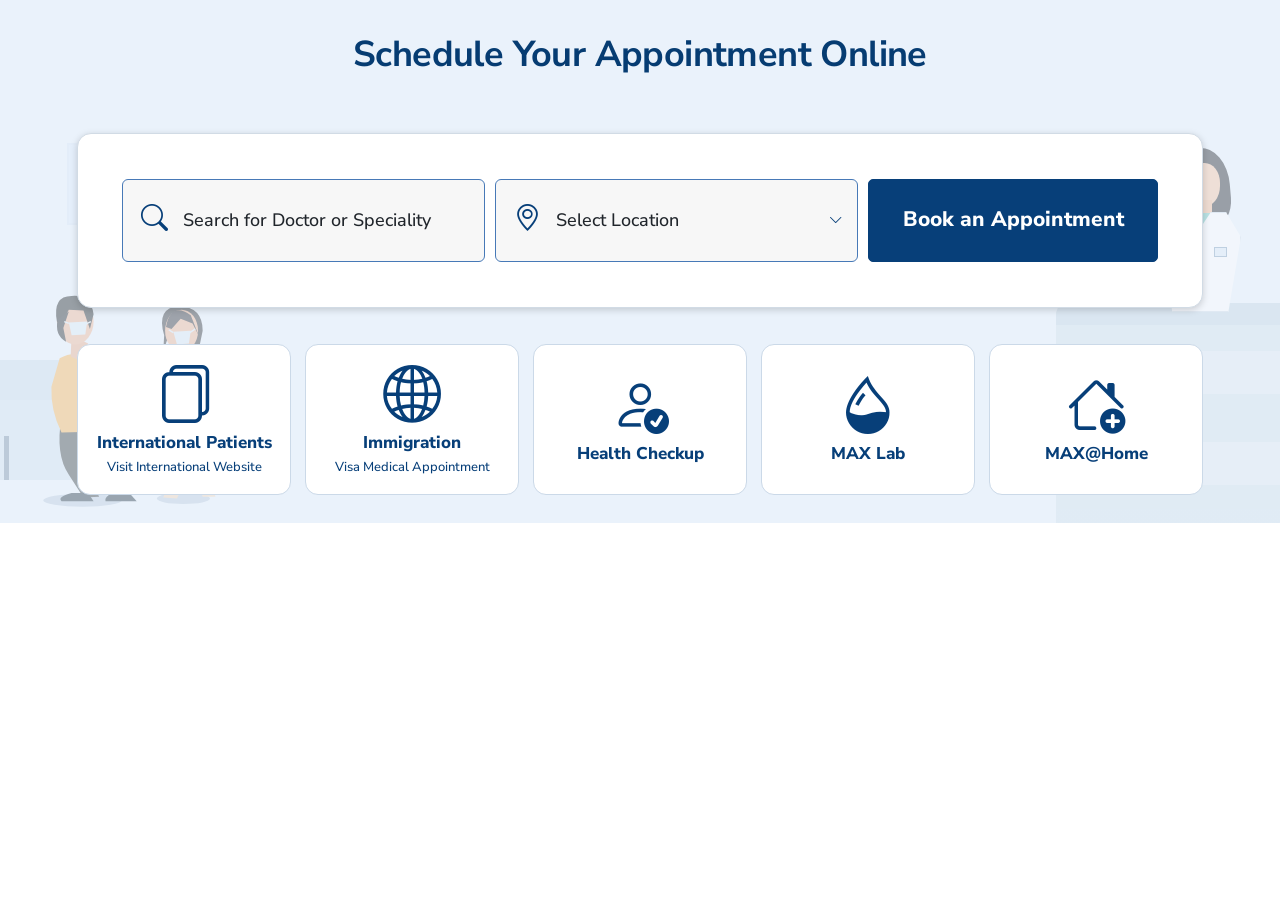
<file: practice.html>
<!DOCTYPE html>
<html lang="en">
<head>
    <meta charset="UTF-8">
    <meta name="viewport" content="width=device-width, initial-scale=1.0">
    <title>Schedule Your Appointment Online</title>

    <!-- Bootstrap 5 -->
    <link href="https://cdn.jsdelivr.net/npm/bootstrap@5.3.3/dist/css/bootstrap.min.css" rel="stylesheet">

    <!-- Bootstrap Icons -->
    <link href="https://cdn.jsdelivr.net/npm/bootstrap-icons@1.11.3/font/bootstrap-icons.min.css" rel="stylesheet">

    <!-- Google Font -->
    <link href="https://fonts.googleapis.com/css2?family=Nunito+Sans:wght@400;500;600;700;800&display=swap" rel="stylesheet">

    <style>
        :root {
            --primary: #073f79;
            --primary-dark: #063c72;
            --background: #eaf2fb;
            --border: #cbd9e8;
            --text: #10263d;
        }

        * {
            box-sizing: border-box;
        }

        body {
            margin: 0;
            font-family: 'Nunito Sans', sans-serif;
            color: var(--text);
            background: #ffffff;
        }

        .appointment-section {
            position: relative;
            width: 100%;
            min-height: 523px;
            overflow: hidden;
            background: var(--background);
            padding: 31px 0 24px;
        }

        .appointment-container {
            position: relative;
            z-index: 2;
            width: 100%;
            max-width: 1260px;
            margin: 0 auto;
            padding: 0 12px;
        }

        /* Heading */
        .appointment-heading {
            margin: 0 0 53px;
            color: var(--primary-dark);
            font-size: 36px;
            line-height: 1.35;
            font-weight: 700;
            text-align: center;
            letter-spacing: -0.6px;
        }

        /* Main Search Panel */
        .appointment-search {
            width: 100%;
            min-height: 175px;
            padding: 35px 44px;
            display: flex;
            align-items: center;
            gap: 10px;
            background: #ffffff;
            border: 1px solid #d1dbe5;
            border-radius: 14px;
            box-shadow: 0 2px 7px rgba(0, 0, 0, 0.17);
        }

        .search-field {
            position: relative;
            display: flex;
            flex: 1 1 0;
            align-items: center;
            height: 83px;
            min-width: 0;
            background: #f7f7f7;
            border: 1px solid #4779b7;
            border-radius: 6px;
            transition: border-color .2s, box-shadow .2s;
        }

        .search-field:focus-within {
            border-color: var(--primary);
            box-shadow: 0 0 0 3px rgba(7, 63, 121, .1);
        }

        .search-field > i {
            flex-shrink: 0;
            padding-left: 18px;
            color: var(--primary);
            font-size: 27px;
        }

        .search-field input,
        .search-field select {
            width: 100%;
            height: 100%;
            min-width: 0;
            padding: 0 15px;
            border: 0;
            outline: 0;
            color: #20252b;
            background: transparent;
            font-family: inherit;
            font-size: 21px;
            font-weight: 500;
        }

        .search-field input::placeholder {
            color: #20252b;
            opacity: 1;
        }

        .search-field select {
            cursor: pointer;
            appearance: none;
            padding-right: 35px;
        }

        .location-field::after {
            content: "\F282";
            position: absolute;
            right: 14px;
            top: 50%;
            transform: translateY(-50%);
            font-family: "bootstrap-icons";
            font-size: 14px;
            color: var(--primary);
            pointer-events: none;
        }

        /* Appointment Button */
        .appointment-btn {
            flex: 0 0 344px;
            height: 83px;
            display: inline-flex;
            align-items: center;
            justify-content: center;
            gap: 10px;
            padding: 12px 18px;
            border: 1px solid var(--primary);
            border-radius: 5px;
            color: #ffffff;
            background: var(--primary);
            font-family: inherit;
            font-size: 24px;
            font-weight: 800;
            text-decoration: none;
            transition: background .25s, transform .25s;
        }

        .appointment-btn:hover {
            color: #ffffff;
            background: #052e59;
            border-color: #052e59;
        }

        /* Service Cards */
        .services-grid {
            display: grid;
            grid-template-columns: repeat(5, minmax(0, 1fr));
            gap: 20px;
            margin-top: 36px;
        }

        .service-card {
            min-height: 151px;
            display: flex;
            flex-direction: column;
            align-items: center;
            justify-content: center;
            padding: 12px 7px 13px;
            background: #ffffff;
            border: 1px solid var(--border);
            border-radius: 13px;
            color: var(--primary);
            text-align: center;
            text-decoration: none;
            transition: transform .25s, box-shadow .25s, border-color .25s;
        }

        .service-card:hover {
            transform: translateY(-4px);
            border-color: #7299c4;
            box-shadow: 0 7px 20px rgba(7, 63, 121, .10);
            color: var(--primary);
        }

        .service-icon {
            display: flex;
            align-items: center;
            justify-content: center;
            height: 68px;
            margin-bottom: 3px;
        }

        .service-icon i {
            font-size: 58px;
            line-height: 1;
            font-weight: 400;
            color: var(--primary);
        }

        .service-title {
            margin: 0;
            font-size: 20px;
            line-height: 1.3;
            font-weight: 800;
            white-space: nowrap;
        }

        .service-subtitle {
            margin: 3px 0 0;
            font-size: 13px;
            line-height: 1.4;
            font-weight: 500;
            color: var(--primary);
        }

        /* Decorative Medical Artwork */
        .side-art {
            position: absolute;
            z-index: 1;
            bottom: 0;
            width: 305px;
            height: 390px;
            pointer-events: none;
            opacity: .96;
        }

        .side-art-left {
            left: 0;
        }

        .side-art-right {
            right: 0;
        }

        .art-paper {
            position: absolute;
            top: 10px;
            left: 22%;
            width: 114px;
            height: 82px;
            padding: 8px;
            background: #dbeafb;
            border: 2px solid #d2e2f5;
            opacity: .75;
        }

        .art-paper::before {
            content: "";
            display: block;
            width: 32px;
            height: 28px;
            float: left;
            margin-right: 6px;
            background: #c8ddf6;
        }

        .art-paper::after {
            content: "";
            display: block;
            height: 40px;
            background: repeating-linear-gradient(
                to bottom,
                #c8ddf6 0 2px,
                transparent 2px 6px
            );
        }

        .waiting-area {
            position: absolute;
            bottom: 43px;
            left: -18px;
            width: 300px;
            height: 120px;
            background: #d1e1ef;
            border-radius: 12px 30px 0 0;
        }

        .waiting-area::before {
            content: "";
            position: absolute;
            left: 0;
            top: 0;
            width: 100%;
            height: 40px;
            background: #c9dceb;
            border-radius: 12px 30px 0 0;
        }

        .waiting-area::after {
            content: "";
            position: absolute;
            bottom: 0;
            left: 22px;
            width: 5px;
            height: 44px;
            background: #748ba3;
            box-shadow: 245px 0 #748ba3;
        }

        .doctor-desk {
            position: absolute;
            right: -38px;
            bottom: 0;
            width: 262px;
            height: 220px;
            border-radius: 12px 0 0 0;
            background: repeating-linear-gradient(
                to bottom,
                #d0e0eb 0 48px,
                #e0eaf2 48px 91px
            );
        }

        .doctor-desk::before {
            content: "";
            position: absolute;
            top: 0;
            left: 0;
            right: 0;
            height: 22px;
            border-radius: 12px 0 0 0;
            background: #c2d5e1;
        }

        .desk-cross {
            position: absolute;
            right: 74px;
            bottom: 57px;
            font-size: 62px;
            font-weight: 400;
            color: #edf5fa;
        }

        .doctor-figure {
            position: absolute;
            right: 30px;
            bottom: 207px;
            width: 94px;
            height: 168px;
        }

        .doctor-hair {
            position: absolute;
            left: 17px;
            top: 0;
            width: 57px;
            height: 80px;
            border-radius: 48% 48% 35% 35%;
            background: #171b21;
            transform: rotate(-5deg);
        }

        .doctor-face {
            position: absolute;
            left: 30px;
            top: 15px;
            width: 34px;
            height: 44px;
            border-radius: 45% 45% 48% 48%;
            background: #f6c29d;
        }

        .doctor-neck {
            position: absolute;
            left: 40px;
            top: 52px;
            width: 16px;
            height: 20px;
            background: #f2b58d;
        }

        .doctor-coat {
            position: absolute;
            left: 6px;
            top: 64px;
            width: 79px;
            height: 100px;
            clip-path: polygon(22% 0, 42% 0, 51% 13%, 62% 0, 81% 0, 100% 25%, 84% 100%, 13% 100%, 0 24%);
            background: #ffffff;
            border: 1px solid #d1dce8;
        }

        .doctor-shirt {
            position: absolute;
            left: 35px;
            top: 65px;
            width: 29px;
            height: 83px;
            background: #6bc7bd;
            clip-path: polygon(0 0, 100% 0, 82% 100%, 16% 100%);
        }

        .doctor-badge {
            position: absolute;
            top: 99px;
            left: 58px;
            width: 13px;
            height: 10px;
            border: 1px solid #7c9bb9;
            background: #dce9f6;
        }

        /* Responsive */
        @media (min-width: 1600px) {
            .appointment-container {
                max-width: 1260px;
            }
        }

        @media (max-width: 1450px) {
            .side-art {
                opacity: .38;
            }

            .appointment-container {
                max-width: 1150px;
            }

            .appointment-btn {
                flex-basis: 290px;
                font-size: 21px;
            }

            .search-field input,
            .search-field select {
                font-size: 18px;
            }

            .services-grid {
                gap: 14px;
            }

            .service-title {
                font-size: 17px;
            }
        }

        @media (max-width: 991.98px) {
            .appointment-section {
                padding: 30px 0;
                min-height: auto;
            }

            .appointment-heading {
                margin-bottom: 30px;
                font-size: 30px;
            }

            .side-art {
                display: none;
            }

            .appointment-search {
                min-height: auto;
                padding: 24px;
                flex-wrap: wrap;
            }

            .search-field {
                flex: 1 1 calc(50% - 8px);
                height: 66px;
            }

            .search-field input,
            .search-field select {
                font-size: 17px;
            }

            .search-field > i {
                padding-left: 13px;
                font-size: 23px;
            }

            .appointment-btn {
                flex: 1 1 100%;
                height: 62px;
                font-size: 20px;
            }

            .services-grid {
                grid-template-columns: repeat(3, minmax(0, 1fr));
                gap: 14px;
                margin-top: 24px;
            }

            .service-card {
                min-height: 145px;
            }
        }

        @media (max-width: 575.98px) {
            .appointment-section {
                padding: 25px 0;
            }

            .appointment-container {
                padding: 0 15px;
            }

            .appointment-heading {
                max-width: 350px;
                margin: 0 auto 25px;
                font-size: 27px;
                line-height: 1.3;
                letter-spacing: -.4px;
            }

            .appointment-search {
                gap: 12px;
                padding: 17px;
                border-radius: 12px;
            }

            .search-field {
                flex: 1 1 100%;
                height: 58px;
            }

            .search-field input,
            .search-field select {
                font-size: 16px;
            }

            .search-field > i {
                font-size: 22px;
            }

            .appointment-btn {
                height: 57px;
                font-size: 18px;
            }

            .services-grid {
                grid-template-columns: repeat(2, minmax(0, 1fr));
                gap: 12px;
                margin-top: 20px;
            }

            .service-card {
                min-height: 135px;
                padding: 10px 4px;
                border-radius: 10px;
            }

            .service-icon {
                height: 55px;
            }

            .service-icon i {
                font-size: 45px;
            }

            .service-title {
                font-size: 15px;
                white-space: normal;
            }

            .service-subtitle {
                font-size: 11px;
            }
        }
    </style>
</head>

<body>

<section class="appointment-section">

    <!-- Left Decorative Illustration -->
    <div class="side-art side-art-left" aria-hidden="true">
        <div class="art-paper"></div>
        <div class="waiting-area"></div>

        <svg viewBox="0 0 300 280"
             style="position:absolute;bottom:0;left:12px;width:275px;height:280px"
             xmlns="http://www.w3.org/2000/svg">

            <!-- Sitting patient -->
            <ellipse cx="77" cy="268" rx="43" ry="7" fill="#b9cadc"/>

            <!-- Legs -->
            <path d="M54 177 Q47 218 62 240 L78 265 L95 264 L81 232 L94 190"
                  fill="#303638"/>
            <path d="M80 229 L97 249 L113 265 L129 264 L111 238 L101 211"
                  fill="#252d32"/>
            <path d="M65 260 L83 260 L89 269 L54 269 Q49 264 65 260"
                  fill="#182b39"/>
            <path d="M109 260 L127 259 L136 269 L102 269 Q100 265 109 260"
                  fill="#172b39"/>

            <!-- Body -->
            <path d="M52 113 Q72 102 91 117 L104 156
                     Q111 172 98 193 L54 194
                     Q42 170 43 144 Z"
                  fill="#f8b34f"/>

            <!-- Arm -->
            <path d="M83 121 Q104 128 119 143
                     L155 150 Q164 153 165 147
                     Q160 138 151 140 L118 126
                     L93 112 Z"
                  fill="#f5b18b"/>

            <!-- Neck -->
            <path d="M65 88 L64 111 L81 119 L83 97 Z"
                  fill="#e9aa87"/>

            <!-- Head -->
            <ellipse cx="69" cy="73" rx="20" ry="25" fill="#efb18e"/>
            <path d="M49 73 Q44 45 65 45
                     Q86 43 89 65 L85 81
                     L78 61 L62 60 L53 76 Z"
                  fill="#151a1c"/>
            <path d="M50 70 Q46 88 59 95
                     L56 80 L62 62 Z"
                  fill="#171c20"/>

            <!-- Face mask -->
            <path d="M62 74 L82 73 L80 87 L65 88 Z"
                  fill="#dcebf4"/>
            <path d="M62 75 L57 73 M80 76 L86 73"
                  stroke="#dcebf4" stroke-width="1.5"/>

            <!-- Female companion -->
            <ellipse cx="187" cy="266" rx="29" ry="6" fill="#b9cadc"/>

            <!-- Legs -->
            <path d="M170 188 L174 239 L165 265 L180 266
                     L193 238 L198 190"
                  fill="#f5d4b2"/>
            <path d="M190 189 L199 239 L208 264 L222 264
                     L211 232 L212 187"
                  fill="#f7d7b7"/>

            <!-- Dress -->
            <path d="M168 110 Q186 103 204 114
                     L215 165 L204 211
                     Q188 220 168 211
                     L158 163 Z"
                  fill="#f8d7b5"/>

            <!-- Arm -->
            <path d="M172 122 Q158 134 149 145
                     L136 148 Q129 151 134 157
                     Q144 162 153 153
                     L179 141"
                  fill="#efb08c"/>

            <!-- Hair -->
            <path d="M166 88 Q157 58 182 56
                     Q208 57 208 83
                     L201 117 L192 100
                     L189 74 L174 78 L165 106 Z"
                  fill="#26272c"/>

            <!-- Head -->
            <ellipse cx="185" cy="83" rx="18" ry="23" fill="#efb28f"/>

            <!-- Hair details -->
            <path d="M168 79 Q173 51 195 66
                     L204 89 L197 75 L184 70
                     L174 81 Z"
                  fill="#25262b"/>

            <!-- Mask -->
            <path d="M176 84 L195 83 L193 97 L180 98 Z"
                  fill="#dbeaf4"/>
            <path d="M176 85 L171 82 M194 85 L200 81"
                  stroke="#dbeaf4" stroke-width="1.5"/>
        </svg>
    </div>

    <!-- Right Decorative Illustration -->
    <div class="side-art side-art-right" aria-hidden="true">
        <div class="doctor-desk"></div>
        <div class="desk-cross">+</div>

        <div class="doctor-figure">
            <div class="doctor-hair"></div>
            <div class="doctor-face"></div>
            <div class="doctor-neck"></div>
            <div class="doctor-shirt"></div>
            <div class="doctor-coat"></div>
            <div class="doctor-badge"></div>
        </div>

        <svg viewBox="0 0 70 50"
             style="position:absolute;bottom:217px;left:105px;width:52px;height:40px"
             xmlns="http://www.w3.org/2000/svg">
            <path d="M8 4 H61 L56 35 H3 Z"
                  fill="#f8fbff" stroke="#7ea9df" stroke-width="1.5"/>
            <path d="M14 11 H55 M12 17 H53 M10 23 H52 M9 29 H50"
                  stroke="#a7c6ec" stroke-width="2"/>
        </svg>
    </div>

    <div class="appointment-container">

        <!-- Heading -->
        <h1 class="appointment-heading">
            Schedule Your Appointment Online
        </h1>

        <!-- Search Form -->
        <form class="appointment-search"
              id="appointmentForm"
              action="#"
              method="get">

            <div class="search-field">
                <i class="bi bi-search" aria-hidden="true"></i>
                <input
                    type="search"
                    name="speciality"
                    id="speciality"
                    placeholder="Search for Doctor or Speciality"
                    aria-label="Search for Doctor or Speciality"
                    list="specialityOptions"
                    required
                >
                <datalist id="specialityOptions">
                    <option value="Cardiology">
                    <option value="Neurology">
                    <option value="Orthopaedics">
                    <option value="Paediatrics">
                    <option value="Dermatology">
                    <option value="General Medicine">
                    <option value="Gynaecology">
                </datalist>
            </div>

            <div class="search-field location-field">
                <i class="bi bi-geo-alt" aria-hidden="true"></i>
                <select
                    name="location"
                    id="location"
                    aria-label="Select Location"
                    required
                >
                    <option value="" selected disabled>Select Location</option>
                    <option value="Delhi">Delhi</option>
                    <option value="Noida">Noida</option>
                    <option value="Gurugram">Gurugram</option>
                    <option value="Faridabad">Faridabad</option>
                </select>
            </div>

            <button type="submit" class="appointment-btn">
                Book an Appointment
            </button>

        </form>

        <!-- Service Cards -->
        <div class="services-grid">

            <a href="#international-patients" class="service-card">
                <div class="service-icon">
                    <i class="bi bi-files" aria-hidden="true"></i>
                </div>
                <h2 class="service-title">International Patients</h2>
                <p class="service-subtitle">Visit International Website</p>
            </a>

            <a href="#immigration" class="service-card">
                <div class="service-icon">
                    <i class="bi bi-globe2" aria-hidden="true"></i>
                </div>
                <h2 class="service-title">Immigration</h2>
                <p class="service-subtitle">Visa Medical Appointment</p>
            </a>

            <a href="#health-checkup" class="service-card">
                <div class="service-icon">
                    <i class="bi bi-person-check" aria-hidden="true"></i>
                </div>
                <h2 class="service-title">Health Checkup</h2>
            </a>

            <a href="#max-lab" class="service-card">
                <div class="service-icon">
                    <i class="bi bi-droplet-half" aria-hidden="true"></i>
                </div>
                <h2 class="service-title">MAX Lab</h2>
            </a>

            <a href="#max-at-home" class="service-card">
                <div class="service-icon">
                    <i class="bi bi-house-add" aria-hidden="true"></i>
                </div>
                <h2 class="service-title">MAX@Home</h2>
            </a>

        </div>

    </div>
</section>

<script src="https://cdn.jsdelivr.net/npm/bootstrap@5.3.3/dist/js/bootstrap.bundle.min.js"></script>

<script>
    document.getElementById('appointmentForm').addEventListener('submit', function (event) {
        event.preventDefault();

        const speciality = document.getElementById('speciality').value.trim();
        const location = document.getElementById('location').value;

        if (!speciality || !location) {
            return;
        }

        // Connect this form to your appointment booking page/API.
        const params = new URLSearchParams({
            speciality: speciality,
            location: location
        });

        window.location.href = 'appointment.html?' + params.toString();
    });
</script>

</body>
</html>
</file>
